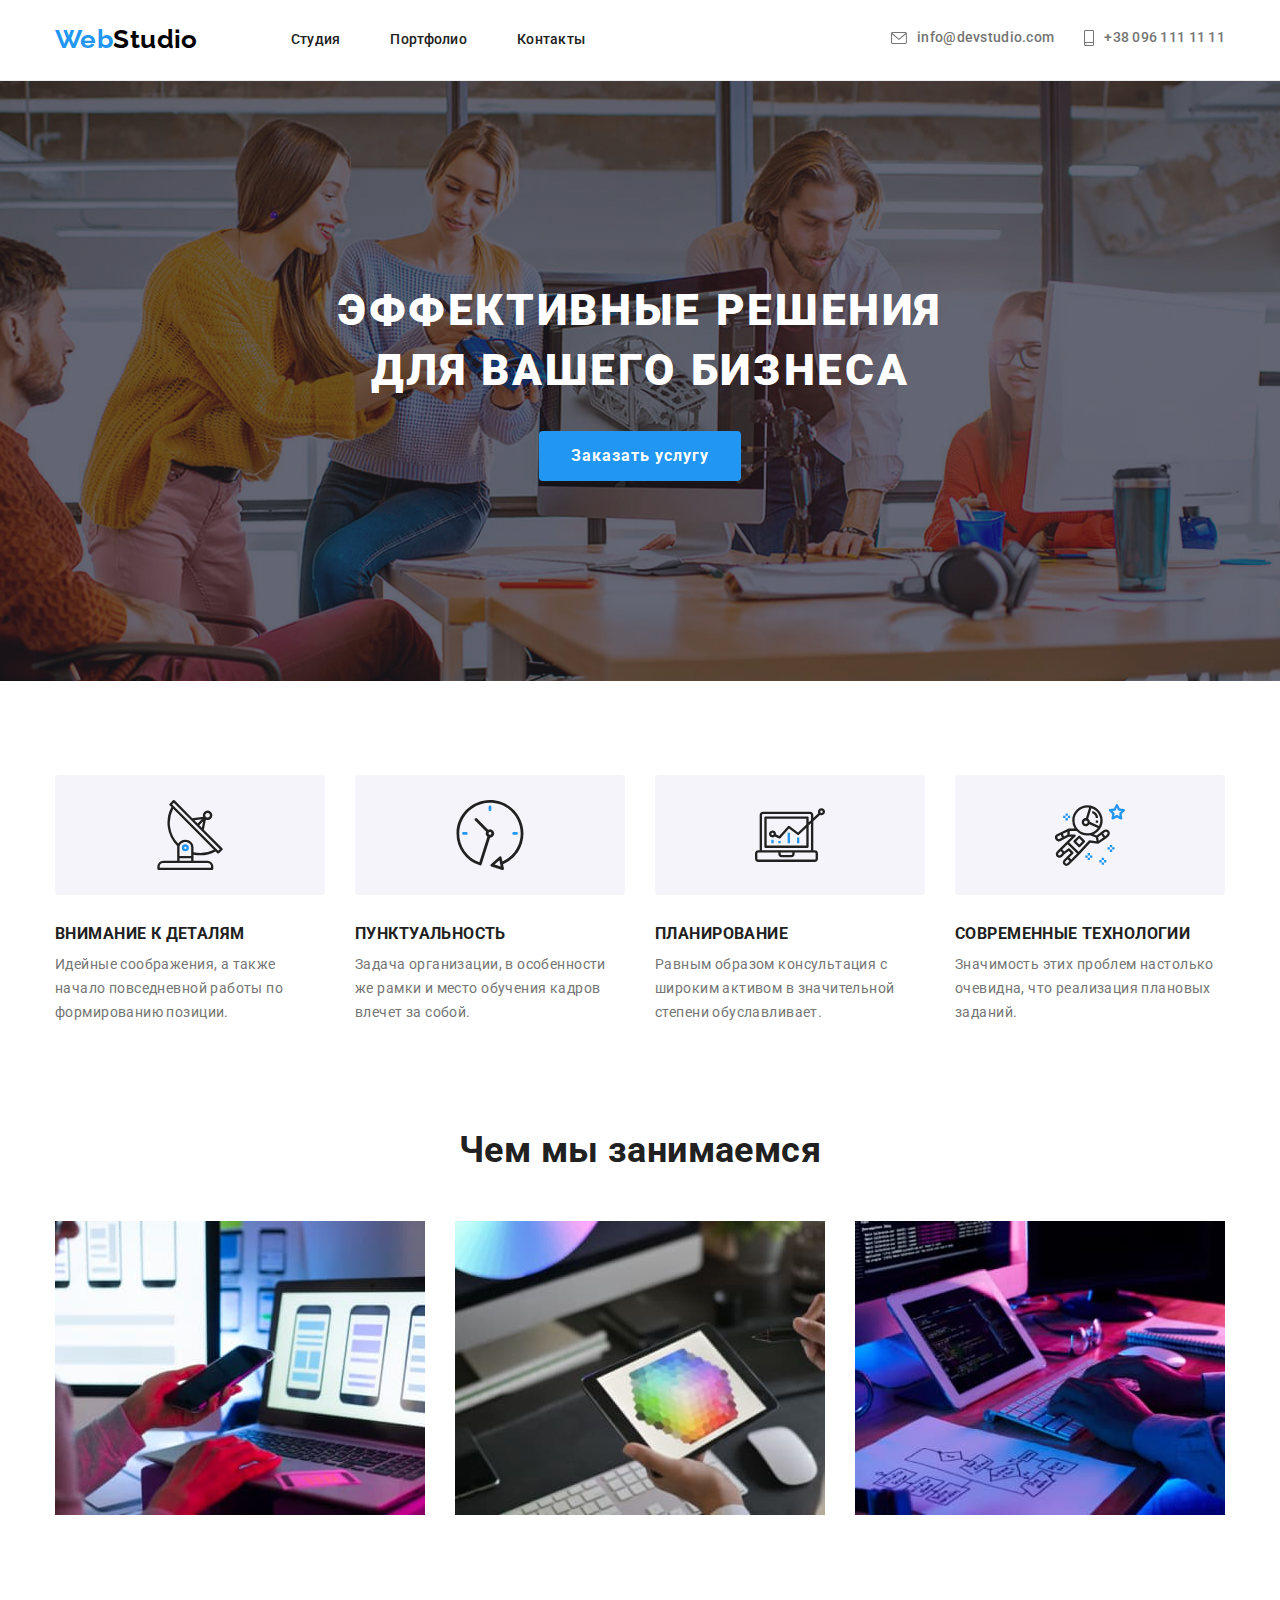
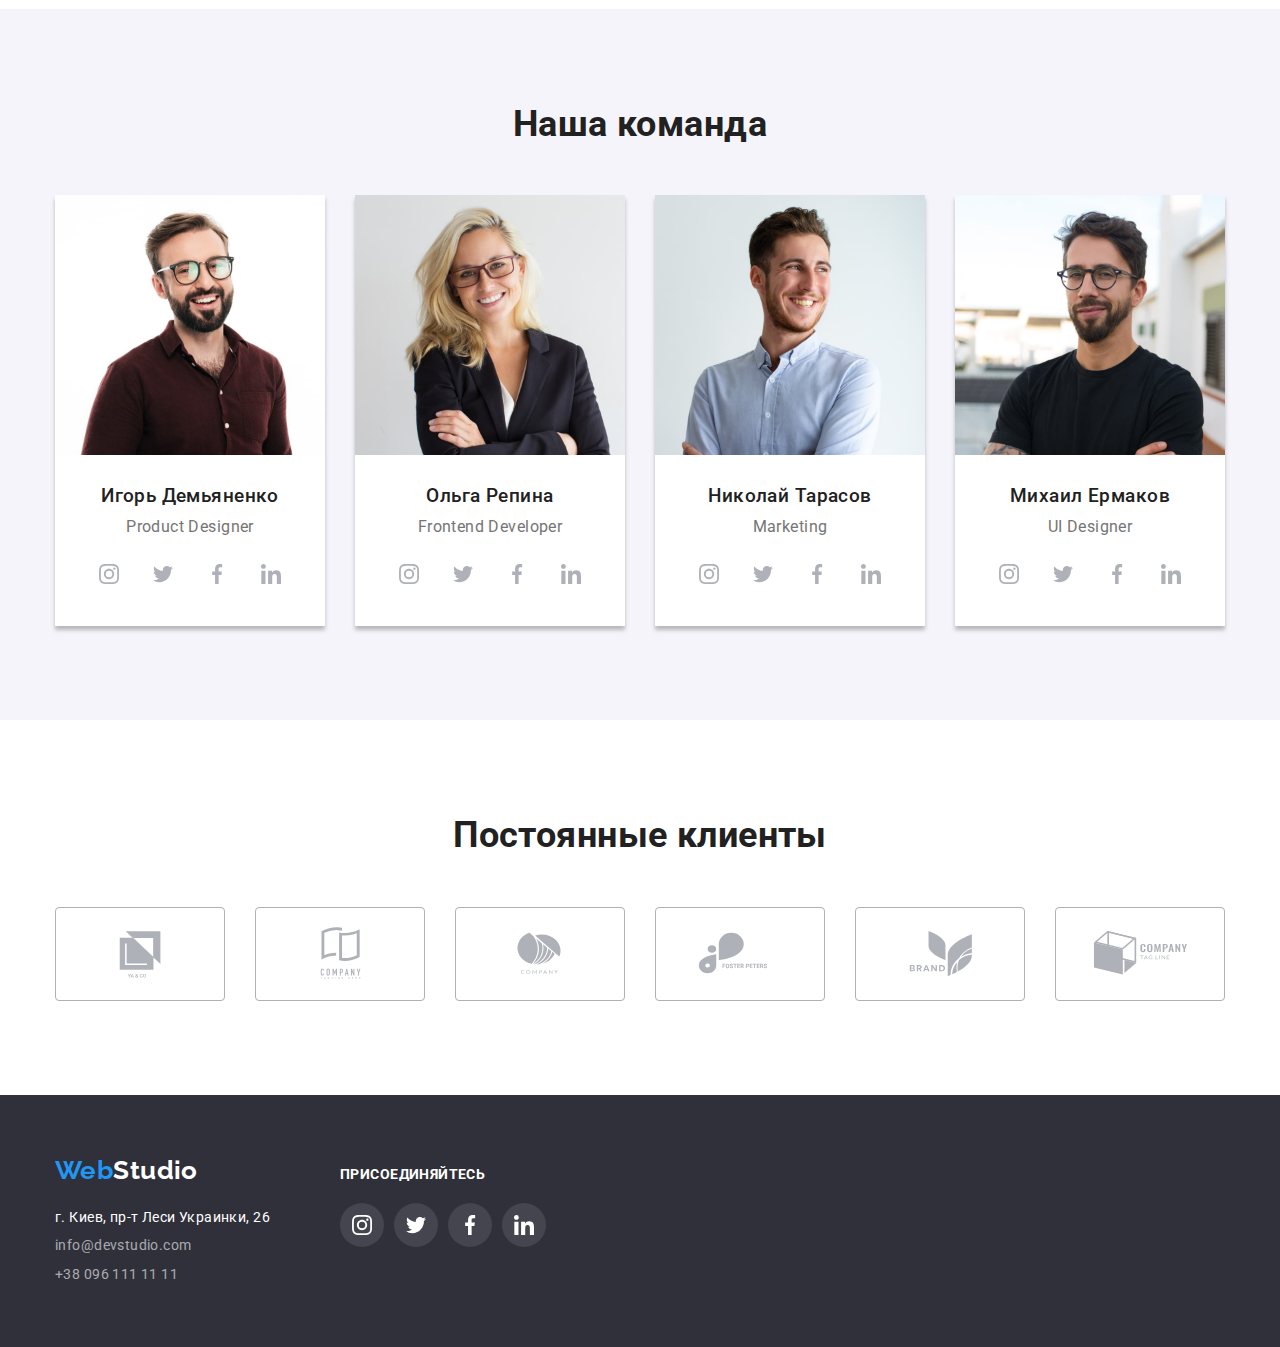
<file: index.html>
<!DOCTYPE html>
<html lang="ru">
  <head>
    <meta charset="UTF-8" />
    <meta http-equiv="X-UA-Compatible" content="IE=edge" />
    <meta name="viewport" content="width=device-width, initial-scale=1.0" />
    <title>MainPage</title>
    <link
      href="https://fonts.googleapis.com/css2?family=Raleway:wght@700&family=Roboto:wght@400;500;700;900&display=swap"
      rel="stylesheet"
    />
    <link
      rel="stylesheet"
      href="https://cdnjs.cloudflare.com/ajax/libs/modern-normalize/1.1.0/modern-normalize.min.css"
    />
    <link rel="stylesheet" href="css/styles.css" />
  </head>
  <body>
    <!------------------------------------Header start here------------------------------------------------->

    <header class="header-border">
      <div class="container top-bar">
        <a href="./index.html" class="logo"><span class="logo-first">Web</span>Studio</a>
        <nav>
          <ul class="site-nav list">
            <li class="list-item"><a href="./index.html" class="link">Студия</a></li>
            <li class="list-item"><a href="./portfolio.html" class="link">Портфолио</a></li>
            <li class="list-item"><a href="#" class="link">Контакты</a></li>
          </ul>
        </nav>
        <ul class="auth-nav list">
          <li class="list-item">
            <a href="mailto:info@devstudio.com" class="link">
              <svg class="icon-top" width="16px" height="12px">
                <use href="./images/symbol-defs.svg#icon-envelope"></use>
              </svg>
              info@devstudio.com
            </a>
          </li>
          <li class="list-item">
            <a href="tel:+380961111111" class="link">
              <svg class="icon-top" width="10px" height="16px">
                <use href="./images/symbol-defs.svg#icon-smartphone"></use>
              </svg>
              +38 096 111 11 11
            </a>
          </li>
        </ul>
      </div>
    </header>

    <!------------------------------------Header end here------------------------------------------------->

    <!--------------------------------Main section start here--------------------------------------------->

    <!------------------------------------Hero start here------------------------------------------------->

    <main>
      <section class="section hero">
        <h1 class="hero-title">
          Эффективные решения <br />
          для вашего бизнеса
        </h1>
        <button type="button" class="hero-button">Заказать услугу</button>
      </section>

      <!-------------------------------------Hero end here--------------------------------------------------->

      <!-----------------------------Features section start here--------------------------------------------->

      <section class="section features">
        <div class="container features-shell">
          <h2 hidden>Наши особенности</h2>
          <ul class="features-list list">
            <li class="list-item">
              <div class="thumb">
                <svg class="icon-features" width="70px" height="70px">
                  <use href="./images/symbol-defs.svg#icon-antenna"></use>
                </svg>
              </div>
              <h3 class="title">Внимание к деталям</h3>
              <p class="features-content">
                Идейные соображения, а также начало повседневной работы по формированию позиции.
              </p>
            </li>
            <li class="list-item">
              <div class="thumb">
                <svg class="icon-features" width="70px" height="70px">
                  <use href="./images/symbol-defs.svg#icon-clock"></use>
                </svg>
              </div>
              <h3 class="title">Пунктуальность</h3>
              <p class="features-content">
                Задача организации, в особенности же рамки и место обучения кадров влечет за собой.
              </p>
            </li>
            <li class="list-item">
              <div class="thumb">
                <svg class="icon-features" width="70px" height="70px">
                  <use href="./images/symbol-defs.svg#icon-diagram"></use>
                </svg>
              </div>
              <h3 class="title">Планирование</h3>
              <p class="features-content">
                Равным образом консультация с широким активом в значительной степени обуславливает.
              </p>
            </li>
            <li class="list-item">
              <div class="thumb">
                <svg class="icon-features" width="70px" height="70px">
                  <use href="./images/symbol-defs.svg#icon-astronaut"></use>
                </svg>
              </div>
              <h3 class="title">Современные технологии</h3>
              <p class="features-content">
                Значимость этих проблем настолько очевидна, что реализация плановых заданий.
              </p>
            </li>
          </ul>
        </div>
      </section>

      <!-----------------------------Features section end here--------------------------------------------->

      <!---------------------------Occupation section start here-------------------------------------------->

      <section class="section occupation">
        <div class="container occupation-shell">
          <h2 class="section-title">Чем мы занимаемся</h2>
          <ul class="occupation-list list">
            <li class="list-item">
              <img src="./images/occupation2.jpg" alt="Мобильные приложения" width="370" />
            </li>
            <li class="list-item">
              <img src="./images/occupation3.jpg" alt="Разработка дизайна" width="370" />
            </li>
            <li class="list-item">
              <img src="./images/occupation1.jpg" alt="Десктопные приложения" width="370" />
            </li>
          </ul>
        </div>
      </section>

      <!------------------------------Occupation section end here-------------------------------------------->

      <!------------------------------Our team section start here-------------------------------------------->

      <section class="section team">
        <div class="container team-shell">
          <h2 class="section-title">Наша команда</h2>
          <ul class="team-list list">
            <li class="list-item">
              <img src="./images/staff1.jpg" alt="Фото Игоря Демьяненко" width="270" />
              <h3 class="team-unit">Игорь Демьяненко</h3>
              <p class="unit-position">Product Designer</p>
              <ul class="links-list list">
                <li class="sublist-item">
                  <a href="https://www.instagram.com/" class="link">
                    <div class="sublist-shell">
                      <svg class="icon-socialnet" width="20px" height="20px">
                        <use href="./images/symbol-defs.svg#icon-instagram"></use>
                      </svg>
                    </div>
                  </a>
                </li>
                <li class="sublist-item">
                  <a href="https://twitter.com/" class="link">
                    <div class="sublist-shell">
                      <svg class="icon-socialnet" width="20px" height="20px">
                        <use href="./images/symbol-defs.svg#icon-twitter"></use>
                      </svg>
                    </div>
                  </a>
                </li>
                <li class="sublist-item">
                  <a href="https://www.facebook.com/" class="link">
                    <div class="sublist-shell">
                      <svg class="icon-socialnet" width="20px" height="20px">
                        <use href="./images/symbol-defs.svg#icon-facebook"></use>
                      </svg>
                    </div>
                  </a>
                </li>
                <li class="sublist-item">
                  <a href="https://linkedin.com/" class="link">
                    <div class="sublist-shell">
                      <svg class="icon-socialnet" width="20px" height="20px">
                        <use href="./images/symbol-defs.svg#icon-linkedin"></use>
                      </svg>
                    </div>
                  </a>
                </li>
              </ul>
            </li>
            <li class="list-item">
              <img src="./images/staff2.jpg" alt="Фото Ольги Репиной" width="270" />
              <h3 class="team-unit">Ольга Репина</h3>
              <p class="unit-position">Frontend Developer</p>
              <ul class="links-list list">
                <li class="sublist-item">
                  <a href="https://www.instagram.com/" class="link">
                    <div class="sublist-shell">
                      <svg class="icon-socialnet" width="20px" height="20px">
                        <use href="./images/symbol-defs.svg#icon-instagram"></use>
                      </svg>
                    </div>
                  </a>
                </li>
                <li class="sublist-item">
                  <a href="https://twitter.com/" class="link">
                    <div class="sublist-shell">
                      <svg class="icon-socialnet" width="20px" height="20px">
                        <use href="./images/symbol-defs.svg#icon-twitter"></use>
                      </svg>
                    </div>
                  </a>
                </li>
                <li class="sublist-item">
                  <a href="https://www.facebook.com/" class="link">
                    <div class="sublist-shell">
                      <svg class="icon-socialnet" width="20px" height="20px">
                        <use href="./images/symbol-defs.svg#icon-facebook"></use>
                      </svg>
                    </div>
                  </a>
                </li>
                <li class="sublist-item">
                  <a href="https://linkedin.com/" class="link">
                    <div class="sublist-shell">
                      <svg class="icon-socialnet" width="20px" height="20px">
                        <use href="./images/symbol-defs.svg#icon-linkedin"></use>
                      </svg>
                    </div>
                  </a>
                </li>
              </ul>
            </li>
            <li class="list-item">
              <img src="./images/staff3.jpg" alt="Фото Николая Тарасова" width="270" />
              <h3 class="team-unit">Николай Тарасов</h3>
              <p class="unit-position">Marketing</p>
              <ul class="links-list list">
                <li class="sublist-item">
                  <a href="https://www.instagram.com/" class="link">
                    <div class="sublist-shell">
                      <svg class="icon-socialnet" width="20px" height="20px">
                        <use href="./images/symbol-defs.svg#icon-instagram"></use>
                      </svg>
                    </div>
                  </a>
                </li>
                <li class="sublist-item">
                  <a href="https://twitter.com/" class="link">
                    <div class="sublist-shell">
                      <svg class="icon-socialnet" width="20px" height="20px">
                        <use href="./images/symbol-defs.svg#icon-twitter"></use>
                      </svg>
                    </div>
                  </a>
                </li>
                <li class="sublist-item">
                  <a href="https://www.facebook.com/" class="link">
                    <div class="sublist-shell">
                      <svg class="icon-socialnet" width="20px" height="20px">
                        <use href="./images/symbol-defs.svg#icon-facebook"></use>
                      </svg>
                    </div>
                  </a>
                </li>
                <li class="sublist-item">
                  <a href="https://linkedin.com/" class="link">
                    <div class="sublist-shell">
                      <svg class="icon-socialnet" width="20px" height="20px">
                        <use href="./images/symbol-defs.svg#icon-linkedin"></use>
                      </svg>
                    </div>
                  </a>
                </li>
              </ul>
            </li>
            <li class="list-item">
              <img src="./images/staff4.jpg" alt="Фото Михаила Ермакова" width="270" />
              <h3 class="team-unit">Михаил Ермаков</h3>
              <p class="unit-position">UI Designer</p>
              <ul class="links-list list">
                <li class="sublist-item">
                  <a href="https://www.instagram.com/" class="link">
                    <div class="sublist-shell">
                      <svg class="icon-socialnet" width="20px" height="20px">
                        <use href="./images/symbol-defs.svg#icon-instagram"></use>
                      </svg>
                    </div>
                  </a>
                </li>
                <li class="sublist-item">
                  <a href="https://twitter.com/" class="link">
                    <div class="sublist-shell">
                      <svg class="icon-socialnet" width="20px" height="20px">
                        <use href="./images/symbol-defs.svg#icon-twitter"></use>
                      </svg>
                    </div>
                  </a>
                </li>
                <li class="sublist-item">
                  <a href="https://www.facebook.com/" class="link">
                    <div class="sublist-shell">
                      <svg class="icon-socialnet" width="20px" height="20px">
                        <use href="./images/symbol-defs.svg#icon-facebook"></use>
                      </svg>
                    </div>
                  </a>
                </li>
                <li class="sublist-item">
                  <a href="https://linkedin.com/" class="link">
                    <div class="sublist-shell">
                      <svg class="icon-socialnet" width="20px" height="20px">
                        <use href="./images/symbol-defs.svg#icon-linkedin"></use>
                      </svg>
                    </div>
                  </a>
                </li>
              </ul>
            </li>
          </ul>
        </div>
      </section>

      <!-------------------------------Our team section end here-------------------------------------------->

      <!------------------------------REGULAR CUSTOMERS START HERE ---------------------------------------->

      <section class="section customers">
        <div class="container">
          <h2 class="section-title">Постоянные клиенты</h2>
          <ul class="list customers-list">
            <li class="list-item">
              <a href="#" class="link">
                <div class="customers-shell">
                  <svg class="icon-customers" width="106px" height="60px">
                    <use href="./images/symbol-defs.svg#icon-logocompany1"></use>
                  </svg>
                </div>
              </a>
            </li>
            <li class="list-item">
              <a href="#" class="link">
                <div class="customers-shell">
                  <svg class="icon-customers" width="106px" height="60px">
                    <use href="./images/symbol-defs.svg#icon-logocompany2"></use>
                  </svg>
                </div>
              </a>
            </li>
            <li class="list-item">
              <a href="#" class="link">
                <div class="customers-shell">
                  <svg class="icon-customers" width="106px" height="60px">
                    <use href="./images/symbol-defs.svg#icon-logocompany3"></use>
                  </svg>
                </div>
              </a>
            </li>
            <li class="list-item">
              <a href="#" class="link">
                <div class="customers-shell">
                  <svg class="icon-customers" width="106px" height="60px">
                    <use href="./images/symbol-defs.svg#icon-logocompany4"></use>
                  </svg>
                </div>
              </a>
            </li>
            <li class="list-item">
              <a href="#" class="link">
                <div class="customers-shell">
                  <svg class="icon-customers" width="106px" height="60px">
                    <use href="./images/symbol-defs.svg#icon-logocompany5"></use>
                  </svg>
                </div>
              </a>
            </li>
            <li class="list-item">
              <a href="#" class="link">
                <div class="customers-shell">
                  <svg class="icon-customers" width="106px" height="60px">
                    <use href="./images/symbol-defs.svg#icon-logocompany6"></use>
                  </svg>
                </div>
              </a>
            </li>
          </ul>
        </div>
      </section>
    </main>

    <!------------------------------REGULAR CUSTOMERS END HERE ---------------------------------------->

    <!--------------------------------Main section end here ------------------------------------------->

    <!----------------------------------Footer start here----------------------------------------------->

    <footer class="section bottom">
      <div class="container bottom-shell">
        <div class="adress-shell">
          <a href="./index.html" class="logo"><span class="logo-first">Web</span>Studio</a>
          <address>
            <ul class="bottom-list list">
              <li class="list-item">
                <a
                  href="https://www.google.com.ua/maps/place/%D0%B1%D1%83%D0%BB.+%D0%9B%D0%B5%D1%81%D0%B8+%D0%A3%D0%BA%D1%80%D0%B0%D0%B8%D0%BD%D0%BA%D0%B8,+26,+%D0%9A%D0%B8%D0%B5%D0%B2,+02000/@50.4267174,30.5365151,17.56z/data=!4m5!3m4!1s0x40d4cf0e033ecbe9:0x57a4dffefec77da0!8m2!3d50.4265807!4d30.538386?hl=ru"
                  class="map-address link"
                  >г. Киев, пр-т Леси Украинки, 26
                </a>
              </li>
              <li class="list-item">
                <a href="mailto:info@devstudio.com" class="mailphone link">info@devstudio.com</a>
              </li>
              <li class="list-item">
                <a href="tel:+380961111111" class="mailphone link">+38 096 111 11 11</a>
              </li>
            </ul>
          </address>
        </div>
        <div class="join-us">
          <h3 class="join-us-title">присоединяйтесь</h3>
          <ul class="links-list list">
            <li class="sublist-item">
              <a href="https://www.instagram.com/" class="link">
                <div class="sublist-shell">
                  <svg class="icon-socialnet" width="20px" height="20px">
                    <use href="./images/symbol-defs.svg#icon-instagram"></use>
                  </svg>
                </div>
              </a>
            </li>
            <li class="sublist-item">
              <a href="https://twitter.com/" class="link">
                <div class="sublist-shell">
                  <svg class="icon-socialnet" width="20px" height="20px">
                    <use href="./images/symbol-defs.svg#icon-twitter"></use>
                  </svg>
                </div>
              </a>
            </li>
            <li class="sublist-item">
              <a href="https://www.facebook.com/" class="link">
                <div class="sublist-shell">
                  <svg class="icon-socialnet" width="20px" height="20px">
                    <use href="./images/symbol-defs.svg#icon-facebook"></use>
                  </svg>
                </div>
              </a>
            </li>
            <li class="sublist-item">
              <a href="https://linkedin.com/" class="link">
                <div class="sublist-shell">
                  <svg class="icon-socialnet" width="20px" height="20px">
                    <use href="./images/symbol-defs.svg#icon-linkedin"></use>
                  </svg>
                </div>
              </a>
            </li>
          </ul>
        </div>
      </div>
    </footer>
  </body>
</html>
</file>
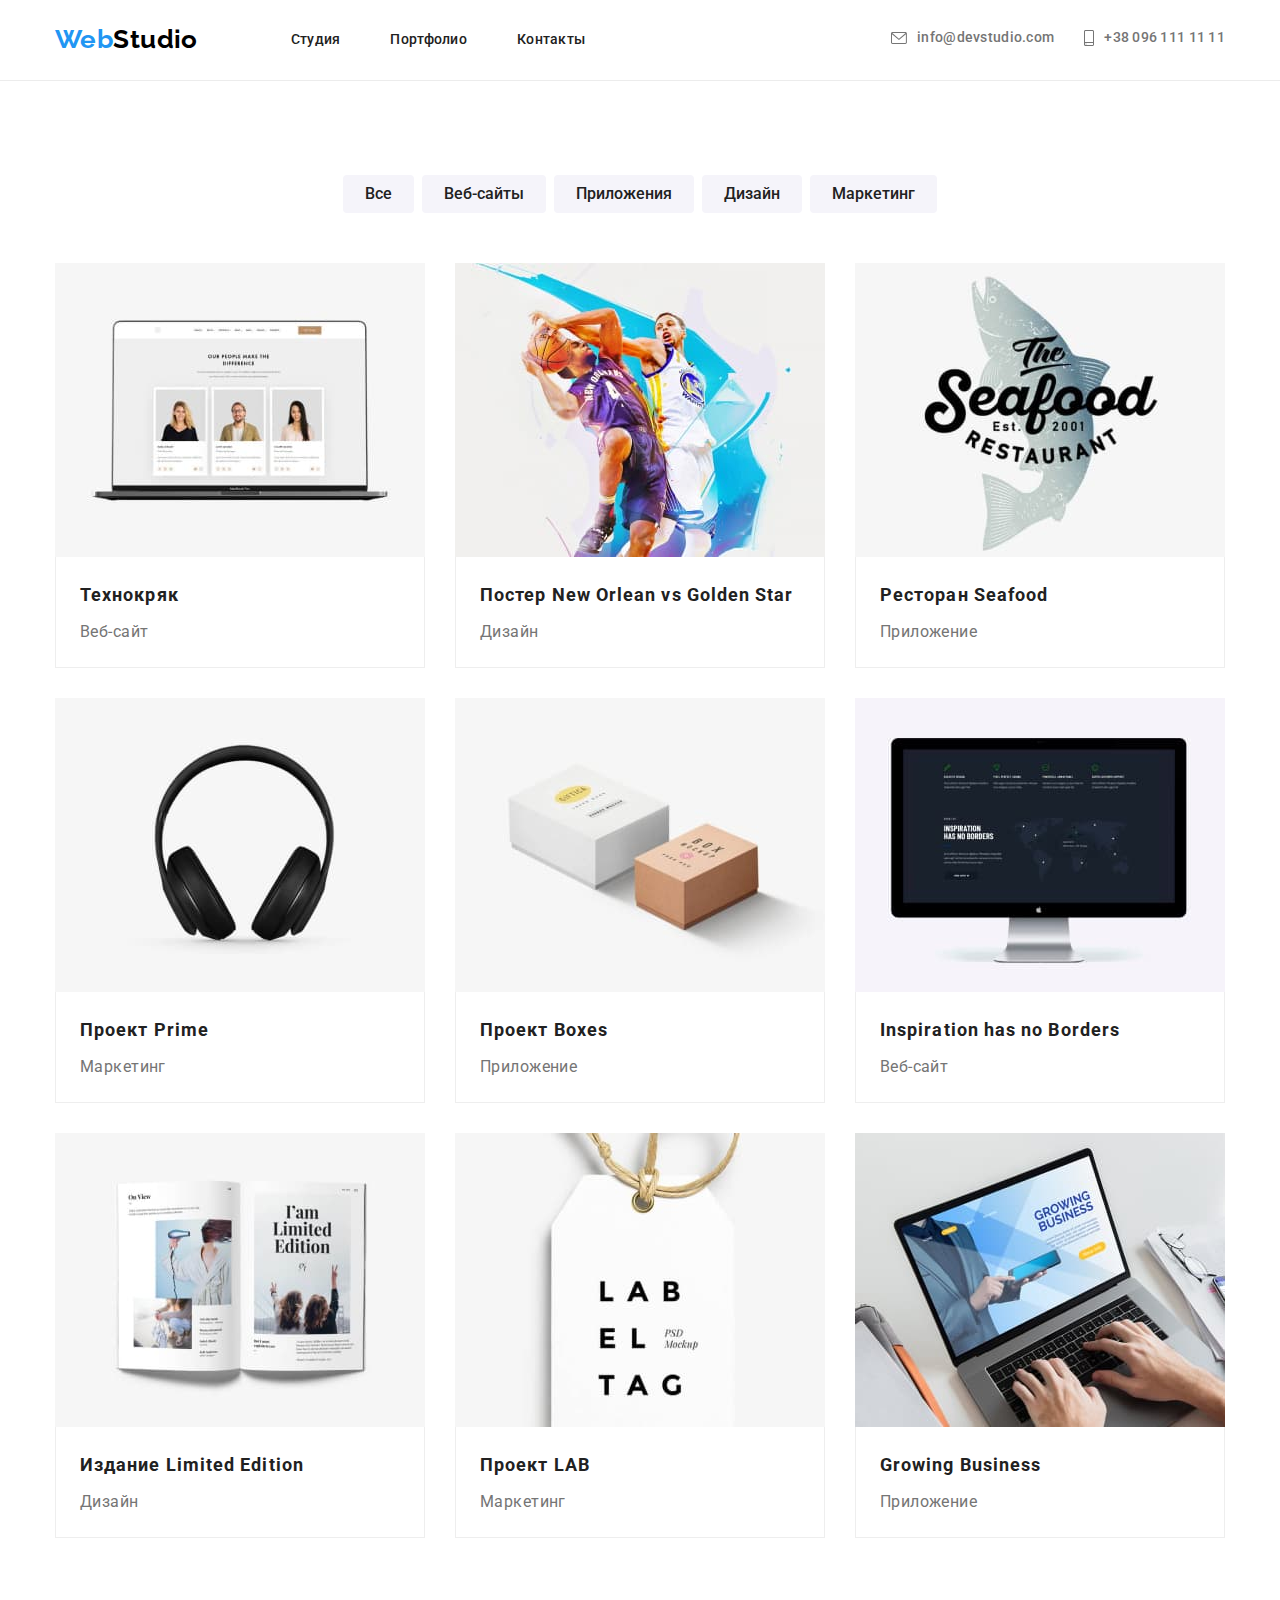
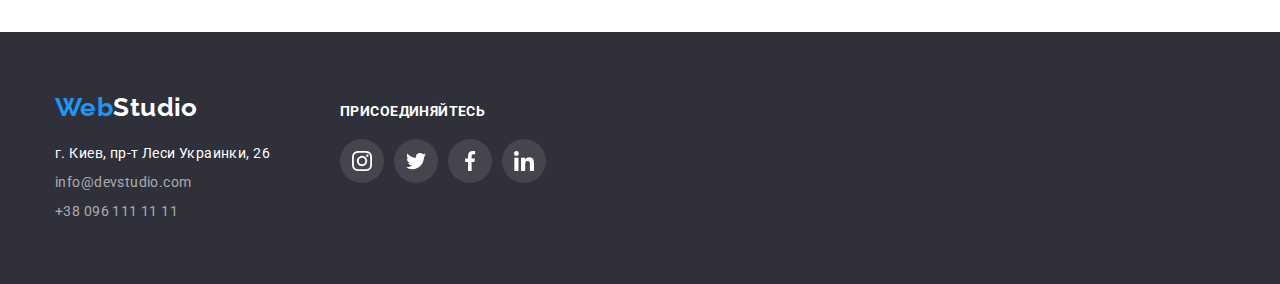
<file: portfolio.html>
<!DOCTYPE html>
<html lang="ru">
  <head>
    <meta charset="UTF-8" />
    <meta http-equiv="X-UA-Compatible" content="IE=edge" />
    <meta name="viewport" content="width=device-width, initial-scale=1.0" />
    <title>PortfolioPage</title>
    <link
      href="https://fonts.googleapis.com/css2?family=Raleway:wght@700&family=Roboto:wght@400;500;700;900&display=swap"
      rel="stylesheet"
    />
    <link
      rel="stylesheet"
      href="https://cdnjs.cloudflare.com/ajax/libs/modern-normalize/1.1.0/modern-normalize.min.css"
    />
    <link rel="stylesheet" href="./css/styles.css" />
  </head>

  <body>
    <!------------------------------------Header start here------------------------------------------------->

    <header class="header-border">
      <div class="container top-bar">
        <a href="./index.html" class="logo"><span class="logo-first">Web</span>Studio</a>
        <nav>
          <ul class="site-nav list">
            <li class="list-item"><a href="./index.html" class="link">Студия</a></li>
            <li class="list-item"><a href="./portfolio.html" class="link">Портфолио</a></li>
            <li class="list-item"><a href="#" class="link">Контакты</a></li>
          </ul>
        </nav>
        <ul class="auth-nav list">
          <li class="list-item">
            <a href="mailto:info@devstudio.com" class="link">
              <svg class="icon-top" width="16px" height="12px">
                <use href="./images/symbol-defs.svg#icon-envelope"></use>
              </svg>
              info@devstudio.com
            </a>
          </li>
          <li class="list-item">
            <a href="tel:+380961111111" class="link">
              <svg class="icon-top" width="10px" height="16px">
                <use href="./images/symbol-defs.svg#icon-smartphone"></use>
              </svg>
              +38 096 111 11 11
            </a>
          </li>
        </ul>
      </div>
    </header>

    <!-------------------------------------Header end here--------------------------------------------------->

    <!----------------------------------Main section start here---------------------------------------------->

    <main>
      <section class="section portfolio">
        <div class="container">
          <h1 hidden>Наши работы</h1>

          <!-----------------------------------Works filter------------------------------------------->

          <ul class="filter-list list">
            <li class="list-item"><button type="button" class="filter-button">Все</button></li>
            <li class="list-item">
              <button type="button" class="filter-button">Веб-сайты</button>
            </li>
            <li class="list-item">
              <button type="button" class="filter-button">Приложения</button>
            </li>
            <li class="list-item"><button type="button" class="filter-button">Дизайн</button></li>
            <li class="list-item">
              <button type="button" class="filter-button">Маркетинг</button>
            </li>
          </ul>

          <!------------------------------------- Works examples ---------------------------------------->

          <ul class="filter-items list">
            <li class="list-item">
              <a href="#" class="link">
                <img src="./images/web-tech.jpg" alt="Презентация проекта технокряк" width="370" />
                <div class="link-discription">
                  <h2 class="title">Технокряк</h2>
                  <p class="filter-type">Веб-сайт</p>
                </div>
              </a>
            </li>
            <li class="list-item">
              <a href="#" class="link">
                <img
                  src="./images/design-no.jpg"
                  alt="Постер New Orlean vs Golden State Warriors"
                  width="370"
                />
                <div class="link-discription">
                  <h2 class="title">Постер New Orlean vs Golden Star</h2>
                  <p class="filter-type">Дизайн</p>
                </div>
              </a>
            </li>
            <li class="list-item">
              <a href="#" class="link">
                <img
                  src="./images/app-seafoof.jpg"
                  alt="Презентация приложения Seafood"
                  width="370"
                />
                <div class="link-discription">
                  <h2 class="title">Ресторан Seafood</h2>
                  <p class="filter-type">Приложение</p>
                </div>
              </a>
            </li>
            <li class="list-item">
              <a href="#" class="link">
                <img
                  src="./images/marketing-prime.jpg"
                  alt="Презентация проекта Prime"
                  width="370"
                />
                <div class="link-discription">
                  <h2 class="title">Проект Prime</h2>
                  <p class="filter-type">Маркетинг</p>
                </div>
              </a>
            </li>
            <li class="list-item">
              <a href="#" class="link">
                <img src="./images/app-boxes.jpg" alt="Презентация проекта Boxes" width="370" />
                <div class="link-discription">
                  <h2 class="title">Проект Boxes</h2>
                  <p class="filter-type">Приложение</p>
                </div>
              </a>
            </li>
            <li class="list-item">
              <a href="#" class="link">
                <img
                  src="./images/web-inspiration.jpg"
                  alt="Презентация проекта Inspiration has no Borders"
                  width="370"
                />
                <div class="link-discription">
                  <h2 class="title">Inspiration has no Borders</h2>
                  <p class="filter-type">Веб-сайт</p>
                </div>
              </a>
            </li>
            <li class="list-item">
              <a href="#" class="link">
                <img
                  src="./images/design-le.jpg"
                  alt="Дизайн издания Limited Edition"
                  width="370"
                />
                <div class="link-discription">
                  <h2 class="title">Издание Limited Edition</h2>
                  <p class="filter-type">Дизайн</p>
                </div>
              </a>
            </li>
            <li class="list-item">
              <a href="#" class="link">
                <img src="./images/marketing-lab.jpg" alt="Презентация проекта LAB" width="370" />
                <div class="link-discription">
                  <h2 class="title">Проект LAB</h2>
                  <p class="filter-type">Маркетинг</p>
                </div>
              </a>
            </li>
            <li class="list-item">
              <a href="#" class="link">
                <img
                  src="./images/app-gb.jpg"
                  alt="Презентация приложения Growing Business"
                  width="370"
                />
                <div class="link-discription">
                  <h2 class="title">Growing Business</h2>
                  <p class="filter-type">Приложение</p>
                </div>
              </a>
            </li>
          </ul>
        </div>
      </section>
    </main>

    <!----------------------------------Main section end here---------------------------------------------->

    <!-------------------------------------Footer start here------------------------------------------------>

    <footer class="section bottom">
      <div class="container bottom-shell">
        <div class="adress-shell">
          <a href="./index.html" class="logo"><span class="logo-first">Web</span>Studio</a>
          <address>
            <ul class="bottom-list list">
              <li class="list-item">
                <a
                  href="https://www.google.com.ua/maps/place/%D0%B1%D1%83%D0%BB.+%D0%9B%D0%B5%D1%81%D0%B8+%D0%A3%D0%BA%D1%80%D0%B0%D0%B8%D0%BD%D0%BA%D0%B8,+26,+%D0%9A%D0%B8%D0%B5%D0%B2,+02000/@50.4267174,30.5365151,17.56z/data=!4m5!3m4!1s0x40d4cf0e033ecbe9:0x57a4dffefec77da0!8m2!3d50.4265807!4d30.538386?hl=ru"
                  class="map-address link"
                  >г. Киев, пр-т Леси Украинки, 26
                </a>
              </li>
              <li class="list-item">
                <a href="mailto:info@devstudio.com" class="mailphone link">info@devstudio.com</a>
              </li>
              <li class="list-item">
                <a href="tel:+380961111111" class="mailphone link">+38 096 111 11 11</a>
              </li>
            </ul>
          </address>
        </div>
        <div class="join-us">
          <h3 class="join-us-title">присоединяйтесь</h3>
          <ul class="links-list list">
            <li class="sublist-item">
              <a href="https://www.instagram.com/" class="link">
                <div class="sublist-shell">
                  <svg class="icon-socialnet" width="20px" height="20px">
                    <use href="./images/symbol-defs.svg#icon-instagram"></use>
                  </svg>
                </div>
              </a>
            </li>
            <li class="sublist-item">
              <a href="https://twitter.com/" class="link">
                <div class="sublist-shell">
                  <svg class="icon-socialnet" width="20px" height="20px">
                    <use href="./images/symbol-defs.svg#icon-twitter"></use>
                  </svg>
                </div>
              </a>
            </li>
            <li class="sublist-item">
              <a href="https://www.facebook.com/" class="link">
                <div class="sublist-shell">
                  <svg class="icon-socialnet" width="20px" height="20px">
                    <use href="./images/symbol-defs.svg#icon-facebook"></use>
                  </svg>
                </div>
              </a>
            </li>
            <li class="sublist-item">
              <a href="https://linkedin.com/" class="link">
                <div class="sublist-shell">
                  <svg class="icon-socialnet" width="20px" height="20px">
                    <use href="./images/symbol-defs.svg#icon-linkedin"></use>
                  </svg>
                </div>
              </a>
            </li>
          </ul>
        </div>
      </div>
    </footer>
  </body>
</html>
</file>
<file: css/styles.css>
:root {
  --primary-text-color: #757575;
  --title-text-color: #212121;
  --primary-icon-color: #afb1b8;
  --accent-color: #2196f3;
  --primary-bgcolor: #ffffff;
  --middle-bgkolor: #f5f4fa;
  --secondary-bgcolor: #2f303a;

  --item-shadow: 0 4px 4px rgba(0, 0, 0, 0.25);
  --color-gradient: rgba(47, 48, 58, 0.4);
}

body {
  margin: 0;
  background-color: var(--primary-bgcolor);
  color: var(--primary-text-color);
  font-family: Roboto, sans-serif;
  font-size: 14px;
  letter-spacing: 0.03em;
}

h1,
h2,
h3,
h4 {
  margin: 0;
}

img {
  display: block;
  max-width: 100%;
  height: auto;
}

.link {
  text-decoration: unset;
  margin: 0;
  padding: 0;
}

.list {
  margin: 0;
  padding: 0;
  list-style: none;
}

.section-title {
  font-weight: 700;
  font-size: 36px;
  line-height: 1.17;
  color: var(--title-text-color);
  text-align: center;
  margin: 0 auto 50px;
}

/* .wrap {
  width: 1600px;
  margin: 0 auto;
} */
.container {
  width: 1200px;
  padding: 0 15px;
  margin: 0 auto;
}

.section {
  padding-top: 94px;
  padding-bottom: 94px;
}

/*========================================Header start here==========================================*/

.header-border {
  border-bottom: 1px solid #ececec;
}

.top-bar {
  padding-bottom: 25px;
  padding-top: 24px;
  display: flex;
  align-items: center;
}

/* =======================Logo============================ */

.logo {
  text-decoration: unset;
  color: #000000;
  font-family: Raleway, sans-serif;
  font-weight: 700;
  font-size: 26px;
  line-height: 1.19;
}

.logo-first {
  color: var(--accent-color);
}

/* ==================Main navigation====================== */

.site-nav {
  display: flex;
  margin-left: 93px;
}

.site-nav .link {
  text-decoration: unset;
  color: var(--title-text-color);
  font-weight: 500;
  line-height: 1.14;
  letter-spacing: 0.02em;
}

.site-nav > .list-item:not(:first-child) {
  margin-left: 50px;
}

.site-nav .link:hover,
.site-nav .link:focus {
  color: var(--accent-color);
}

.auth-nav {
  display: flex;
  margin-left: auto;
}

.auth-nav .link {
  display: inline-flex;
  color: var(--primary-text-color);
  font-weight: 500;
  line-height: 1.14;
  letter-spacing: 0.02em;
  align-items: center;
}

.auth-nav .icon-top {
  fill: currentColor;
  margin-right: 10px;
}

/* .auth-nav .icon-top:hover,
.auth-nav .icon-top:focus {
  fill: var(--accent-color);
} */

.auth-nav > .list-item:not(:first-child) {
  margin-left: 30px;
}

.auth-nav .link:hover,
.auth-nav .link:focus {
  color: var(--accent-color);
}

/*========================================Header end here==========================================*/

/*========================================Hero start here=========================================*/

.hero {
  background-color: #c4c4c4;
  background-image: linear-gradient(to right, var(--color-gradient), var(--color-gradient)),
    url('../images/main-banner.jpg');
  background-position: center;
  background-repeat: no-repeat;
  background-size: 1600px 600px;
  padding: 200px 0;
  text-align: center;
}

.hero > .hero-title {
  font-weight: 900;
  font-size: 44px;
  line-height: 1.36;
  text-align: center;
  letter-spacing: 0.06em;
  color: #ffffff;
  text-transform: uppercase;
  margin: 0 0 30px;
}

/* ========================Hero button=======================*/

.hero > .hero-button {
  color: #ffffff;
  background-color: var(--accent-color);

  font-weight: 700;
  font-size: 16px;
  line-height: 1.87;
  letter-spacing: 0.06em;
  cursor: pointer;

  padding: 10px 32px;
  display: inline-block;
  min-width: 200px;
  border: 0;
  border-radius: 4px;
}

/*========================================Hero end here=========================================*/

/*=================================Features section start here================================== */

.features .thumb {
  padding: 25px 100px;
  background-color: var(--middle-bgkolor);
  border-radius: 4px;
  margin-bottom: 30px;
}

.features .icon-features {
  display: block;
}

.features .title {
  color: var(--title-text-color);
  font-weight: 700;
  line-height: 1.14;
  text-transform: uppercase;
}

.features .features-content {
  margin: 10px 0;
}

.features .features-list {
  line-height: 1.71;
  display: flex;
}

.features-list > .list-item {
  width: calc((100%-90px) / 4);
}

.features-list > .list-item:not(:first-child) {
  margin-left: 30px;
}

/*=================================Features section end here================================== */

/* ===============================Occupation section start here=================================*/

.section.occupation {
  padding-top: 0;
}

.occupation .occupation-shell {
  text-align: center;
}

.occupation .occupation-list {
  display: flex;
}

.occupation-list > .list-item:not(:first-child) {
  margin-left: 30px;
}

/* ===============================Occupation section end here=================================*/

/* =================================Our tem section start here================================= */

.team {
  background-color: var(--middle-bgkolor);
  font-size: 16px;
  line-height: 1.19;
  text-align: center;
}

.team .team-list {
  display: flex;
}

.team-list > .list-item {
  width: calc((100%-90px) / 4);
  background-color: var(--primary-bgcolor);
  box-shadow: var(--item-shadow);
}

.team-list > .list-item:not(:first-child) {
  margin-left: 30px;
}

.team-list .team-unit {
  color: var(--title-text-color);
  font-weight: 500;
  margin-top: 30px;
  margin-bottom: 10px;
}

.team-list .unit-position {
  margin-top: 0;
  margin-bottom: 16px;
}

.team-list .links-list {
  display: flex;
  justify-content: space-between;
  margin-right: 32px;
  margin-bottom: 30px;
  margin-left: 32px;
}

.team-list .sublist-shell {
  display: flex;
  width: 44px;
  height: 44px;
  border-radius: 50%;
  background-color: inherit;
  justify-content: center;
  align-items: center;
  fill: var(--primary-icon-color);
}

.team-list .sublist-shell:hover,
.team-list .sublist-shell:focus {
  background-color: var(--accent-color);
  fill: var(--primary-bgcolor);
}

/* ====================================Our tem section end here===================================== */

/* ===============================REGULAR CUSTOMERS START HERE============================================== */

.customers .customers-list {
  display: flex;
}

.customers-list > .list-item:not(:nth-child(1)) {
  margin-left: 30px;
}

.customers-list .icon-customers {
  display: block;
}

.customers-list .customers-shell {
  max-width: 170px;
  padding: 16px 32px;
  border-radius: 4px;
  fill: var(--primary-icon-color);
  border: 1px solid var(--primary-icon-color);
}

.customers-list .customers-shell:hover,
.customers-list .customers-shell:focus {
  border: 1px solid var(--accent-color);
  fill: var(--accent-color);
}

/* ===============================REGULAR CUSTOMERS END HERE============================================== */

/* ======================================Footer start here==================================================*/

.bottom {
  padding-top: 60px;
  padding-bottom: 60px;
  background-color: var(--secondary-bgcolor);
}

.bottom-shell {
  display: flex;
}

.bottom .logo {
  display: inline-block;
  color: #ffffff;
  margin-bottom: 20px;
  line-height: 1.19;
}

.bottom .map-address {
  font-style: normal;
  color: #ffffff;
  line-height: 1.71;
}

.bottom .mailphone {
  font-style: normal;
  color: #ffffff99;
  line-height: 1.71;
}

.bottom-list > .list-item:not(:last-child) {
  margin-bottom: 5px;
}

.bottom .link:hover,
.bottom .link:focus {
  color: var(--accent-color);
}

.join-us {
  margin-left: 70px;
  padding-top: 12px;
}

.join-us .links-list {
  display: flex;
}

.join-us .sublist-shell {
  display: flex;
  width: 44px;
  height: 44px;
  border-radius: 50%;
  justify-content: center;
  align-items: center;
  background-color: rgba(255, 255, 255, 0.1);
  fill: #ffffff;
}

.join-us .sublist-shell:hover,
.join-us .sublist-shell:focus {
  background-color: var(--accent-color);
}

.join-us .sublist-item + .sublist-item {
  margin-left: 10px;
}

.join-us-title {
  font-weight: 700;
  font-size: 14px;
  line-height: 1.14;
  letter-spacing: 0.03em;
  text-transform: uppercase;
  color: #ffffff;

  margin-bottom: 20px;
}

/* ============================================Footer end here=====================================================*/

/* ========================================PORTFOLIO PAGE START HERE ================================================*/

/* ======================================Works filter start here============================================= */

.filter-list {
  display: flex;
  justify-content: center;
  margin-bottom: 50px;
}

.filter-list > .list-item + .list-item {
  margin-left: 8px;
}
.filter-button {
  background-color: #f5f4fa;
  color: var(--title-text-color);

  font-weight: 500;
  font-size: 16px;
  line-height: 1.62;
  text-align: center;

  cursor: pointer;

  border-radius: 4px;
  border: 0;
  padding: 6px 22px;
}

.filter-button:hover,
.filter-button:focus {
  background-color: var(--accent-color);
  color: #ffffff;
  box-shadow: var(--item-shadow);
}

/* ======================================Works filter end here============================================= */

/* =====================================Works examples start here============================================*/

.filter-items {
  display: flex;
  flex-wrap: wrap;
  margin-right: -30px;
  margin-bottom: -30px;

  /* display: grid;
  grid: repeat(3, 1fr) / repeat(3, 1fr);
  grid-gap: 30px; */
}

.filter-items > .list-item {
  flex-basis: calc(100% / 3 - 30px);
  margin: 0 30px 30px 0;
}

/* .filter-items > .list-item:nth-child(3n) {
  margin-right: 0;
}

.filter-items > .list-item:nth-last-child(-n + 3) {
  margin-bottom: 0;
} */

.filter-items > .list-item:hover,
.filter-items > .list-item:focus {
  box-shadow: var(--item-shadow);
}

.filter-items .link-discription {
  padding: 20px 24px;
  border-left: 1px solid #eeeeee;
  border-right: 1px solid #eeeeee;
  border-bottom: 1px solid #eeeeee;
}

.filter-items .title {
  color: var(--title-text-color);
  font-weight: 700;
  font-size: 18px;
  line-height: 2;
  letter-spacing: 0.06em;
}

.filter-items .filter-type {
  color: var(--primary-text-color);
  font-size: 16px;
  line-height: 1.87;

  margin: 4px 0 0;
}

/* =====================================Works examples end here============================================*/
</file>
